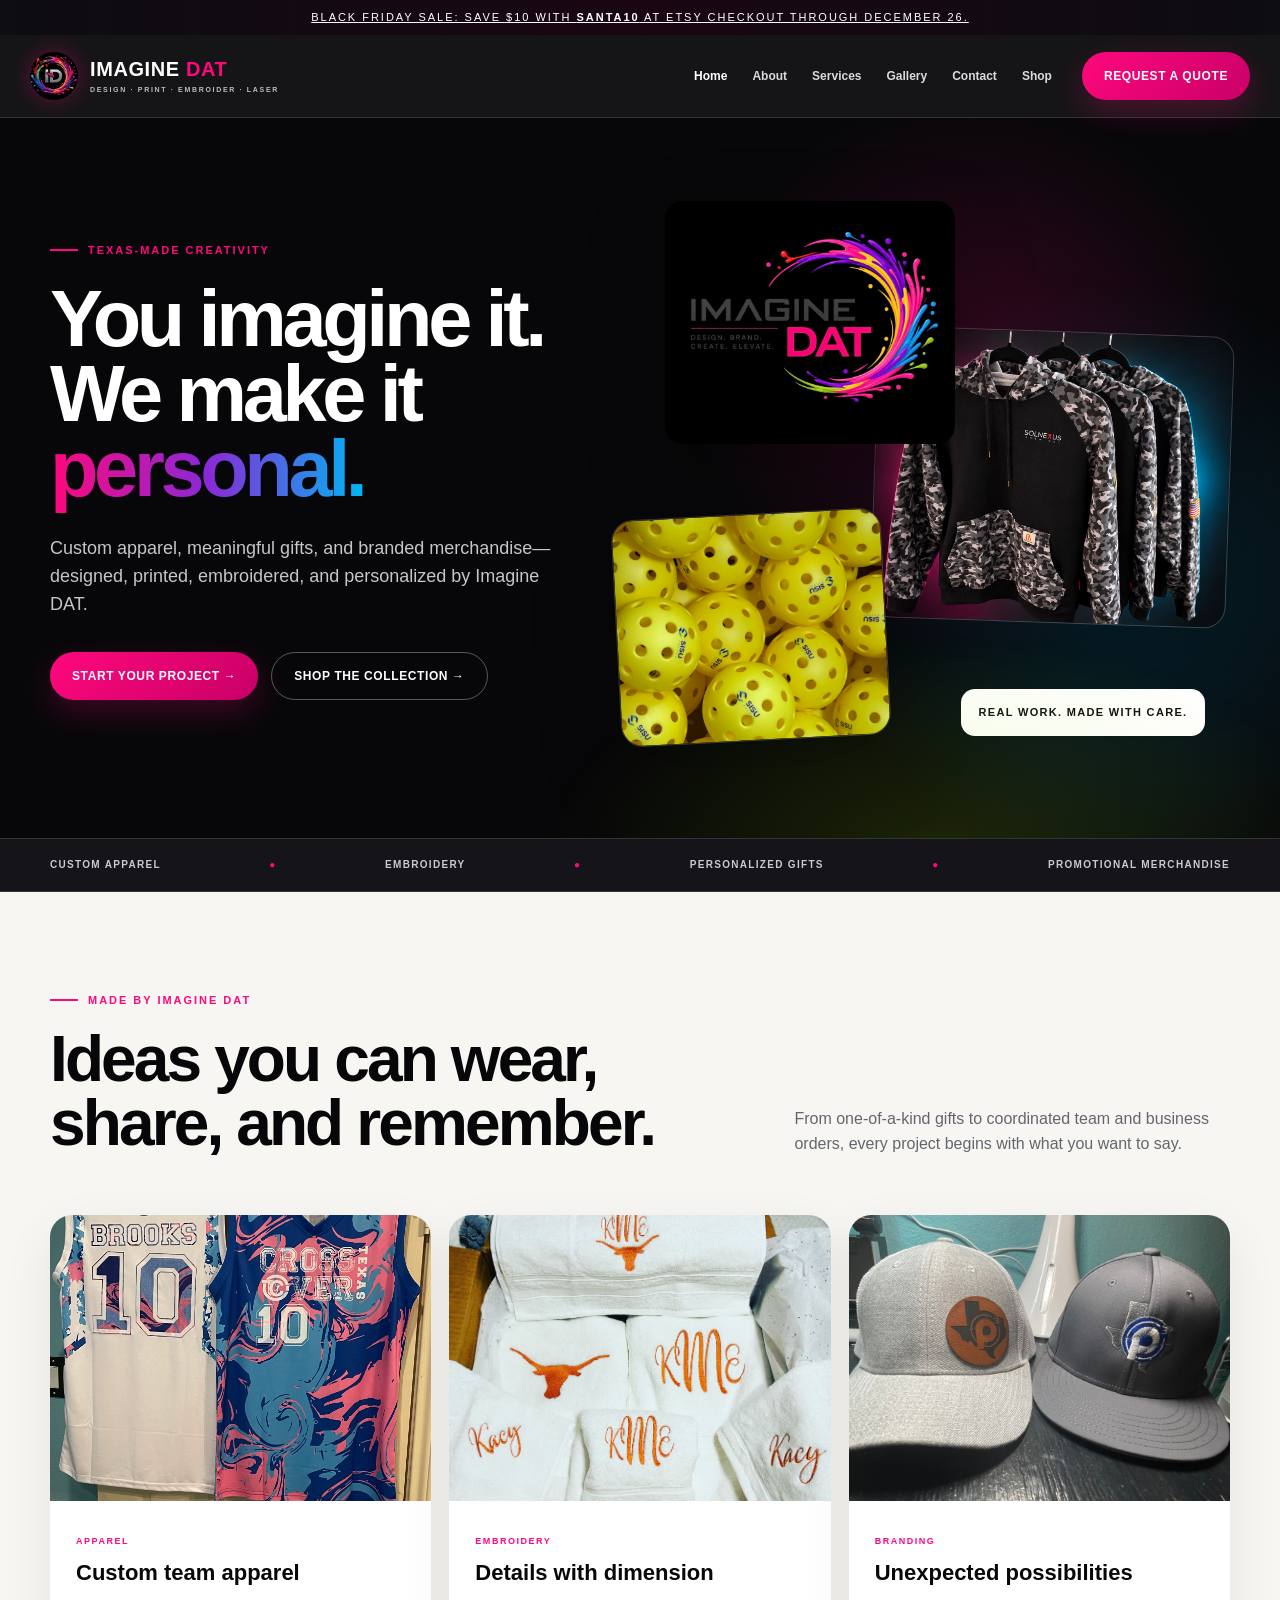
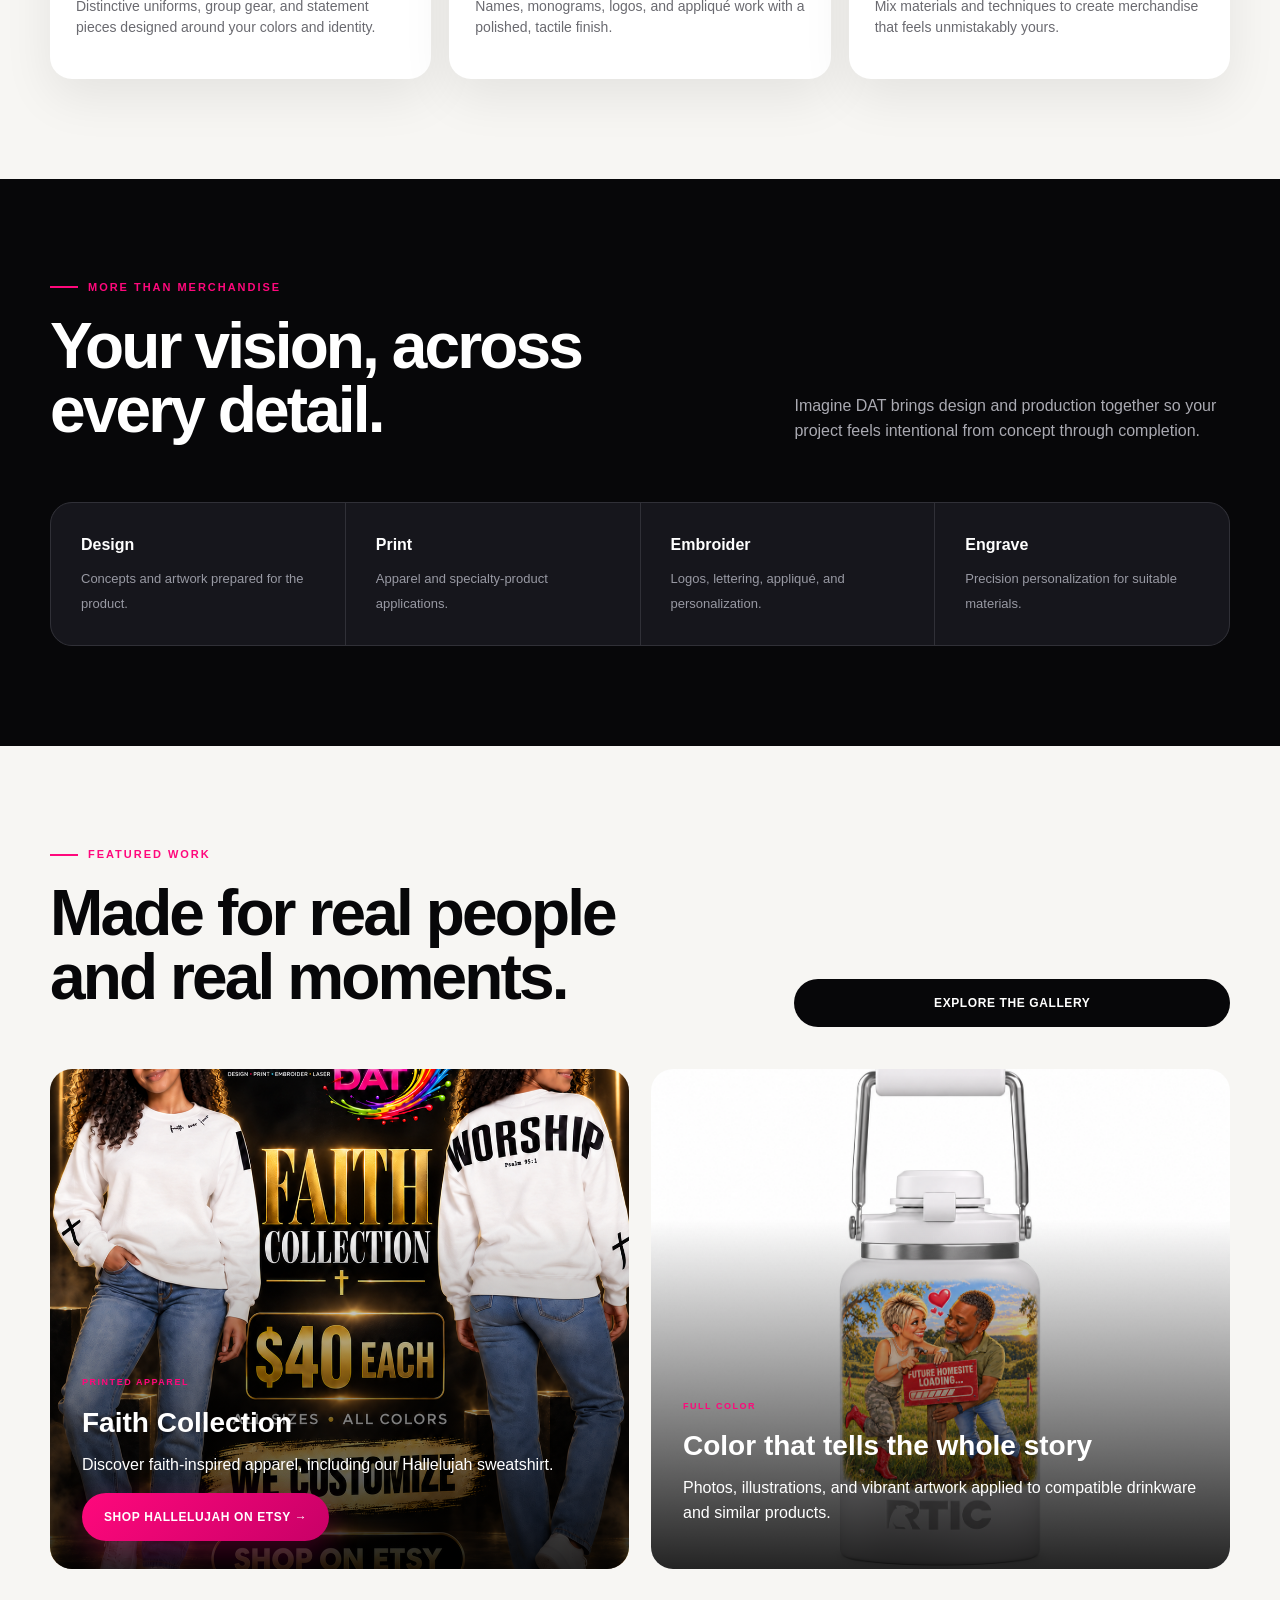
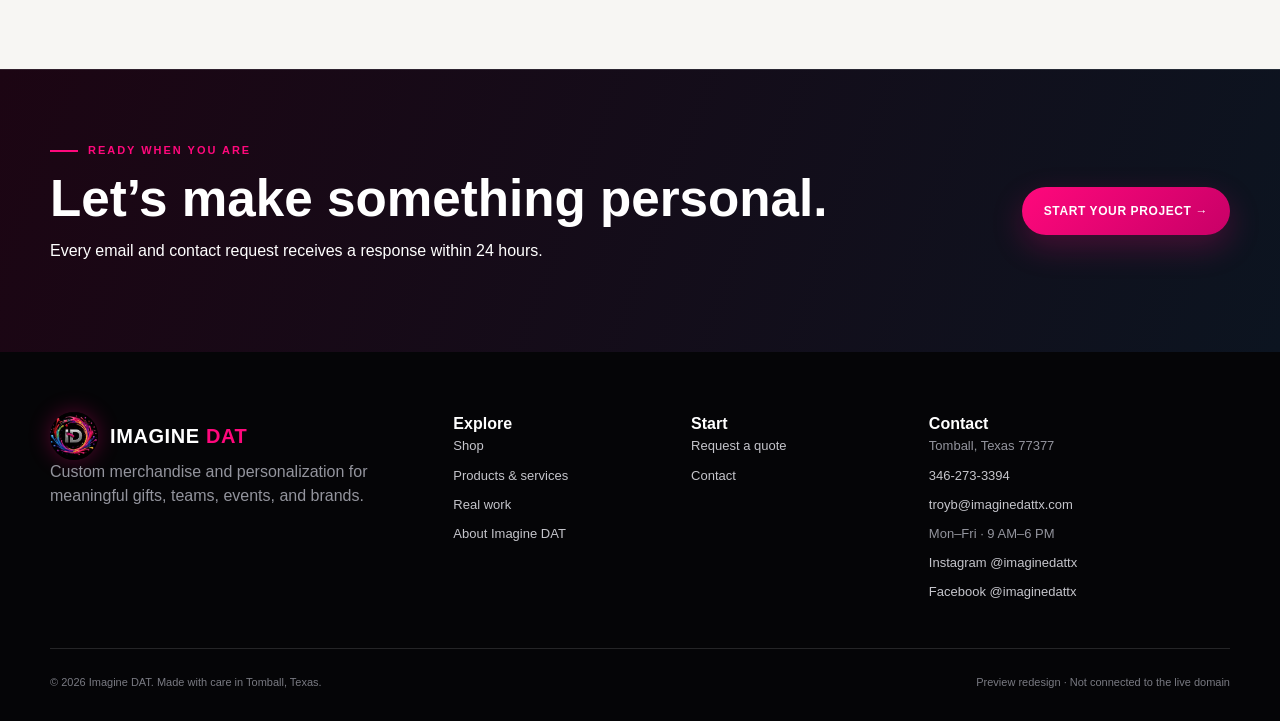
<file: index.html>
<!doctype html><html lang="en"><head><meta charset="utf-8"><meta name="viewport" content="width=device-width,initial-scale=1"><meta name="description" content="Imagine DAT creates custom apparel, embroidery, personalized gifts, and branded merchandise in Texas."><title>Imagine DAT | Custom Merchandise & Personalization</title><link rel="stylesheet" href="styles.css"><script src="app.js" defer></script><script>function loadScript(a){var b=document.getElementsByTagName("head")[0],c=document.createElement("script");c.type="text/javascript",c.src="https://tracker.metricool.com/resources/be.js",c.onreadystatechange=a,c.onload=a,b.appendChild(c)}loadScript(function(){beTracker.t({hash:"3b3400f4c0a765a0cb4b40fffa1abfb6"})});</script></head><body data-page="home"><main id="main"></main></body></html>
</file>
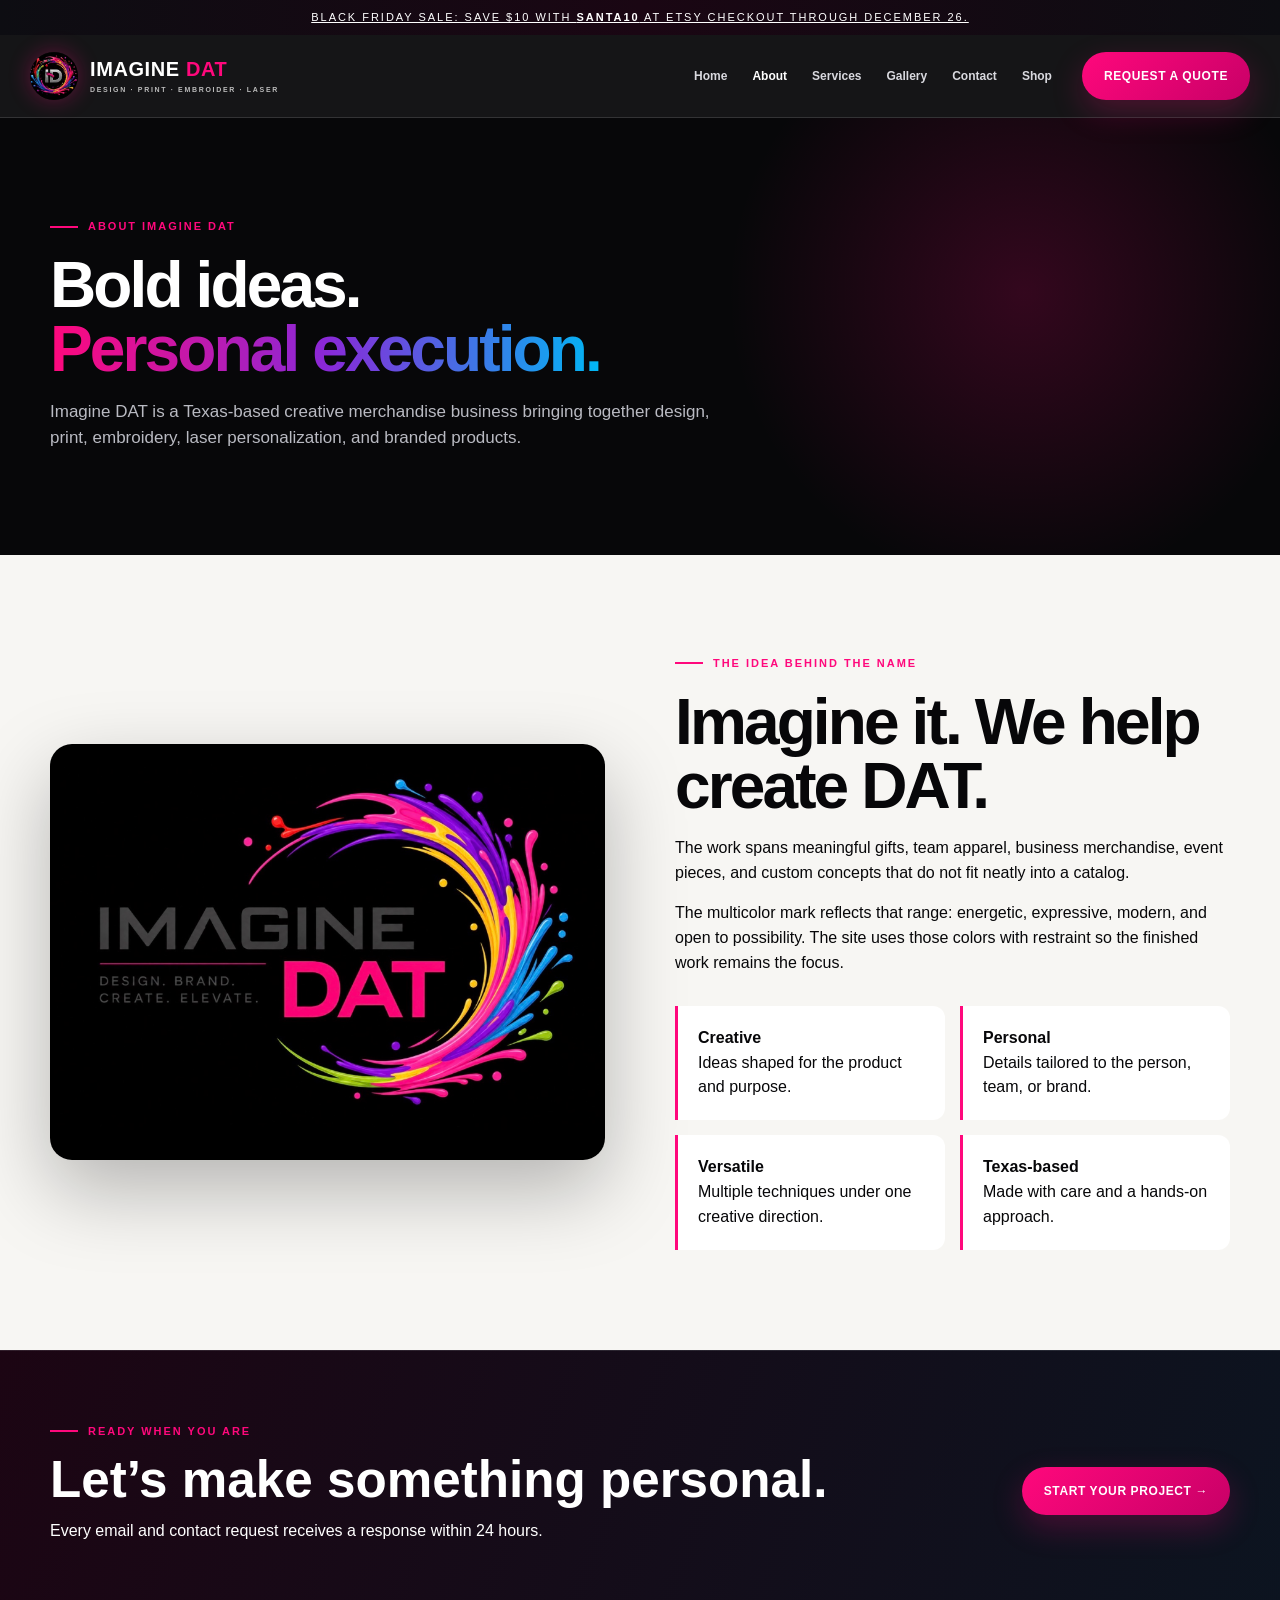
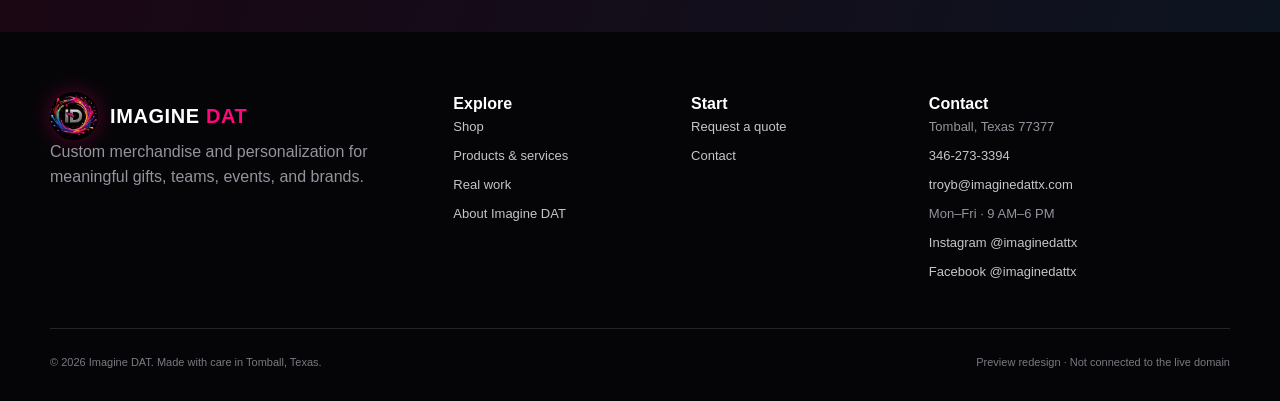
<file: about.html>
<!doctype html><html lang="en"><head><meta charset="utf-8"><meta name="viewport" content="width=device-width,initial-scale=1"><meta name="description" content="Learn about Imagine DAT, a Texas-based custom merchandise and personalization business."><title>About | Imagine DAT</title><link rel="stylesheet" href="styles.css"><script src="app.js" defer></script><script>function loadScript(a){var b=document.getElementsByTagName("head")[0],c=document.createElement("script");c.type="text/javascript",c.src="https://tracker.metricool.com/resources/be.js",c.onreadystatechange=a,c.onload=a,b.appendChild(c)}loadScript(function(){beTracker.t({hash:"3b3400f4c0a765a0cb4b40fffa1abfb6"})});</script></head><body data-page="about"><main id="main"></main></body></html>
</file>
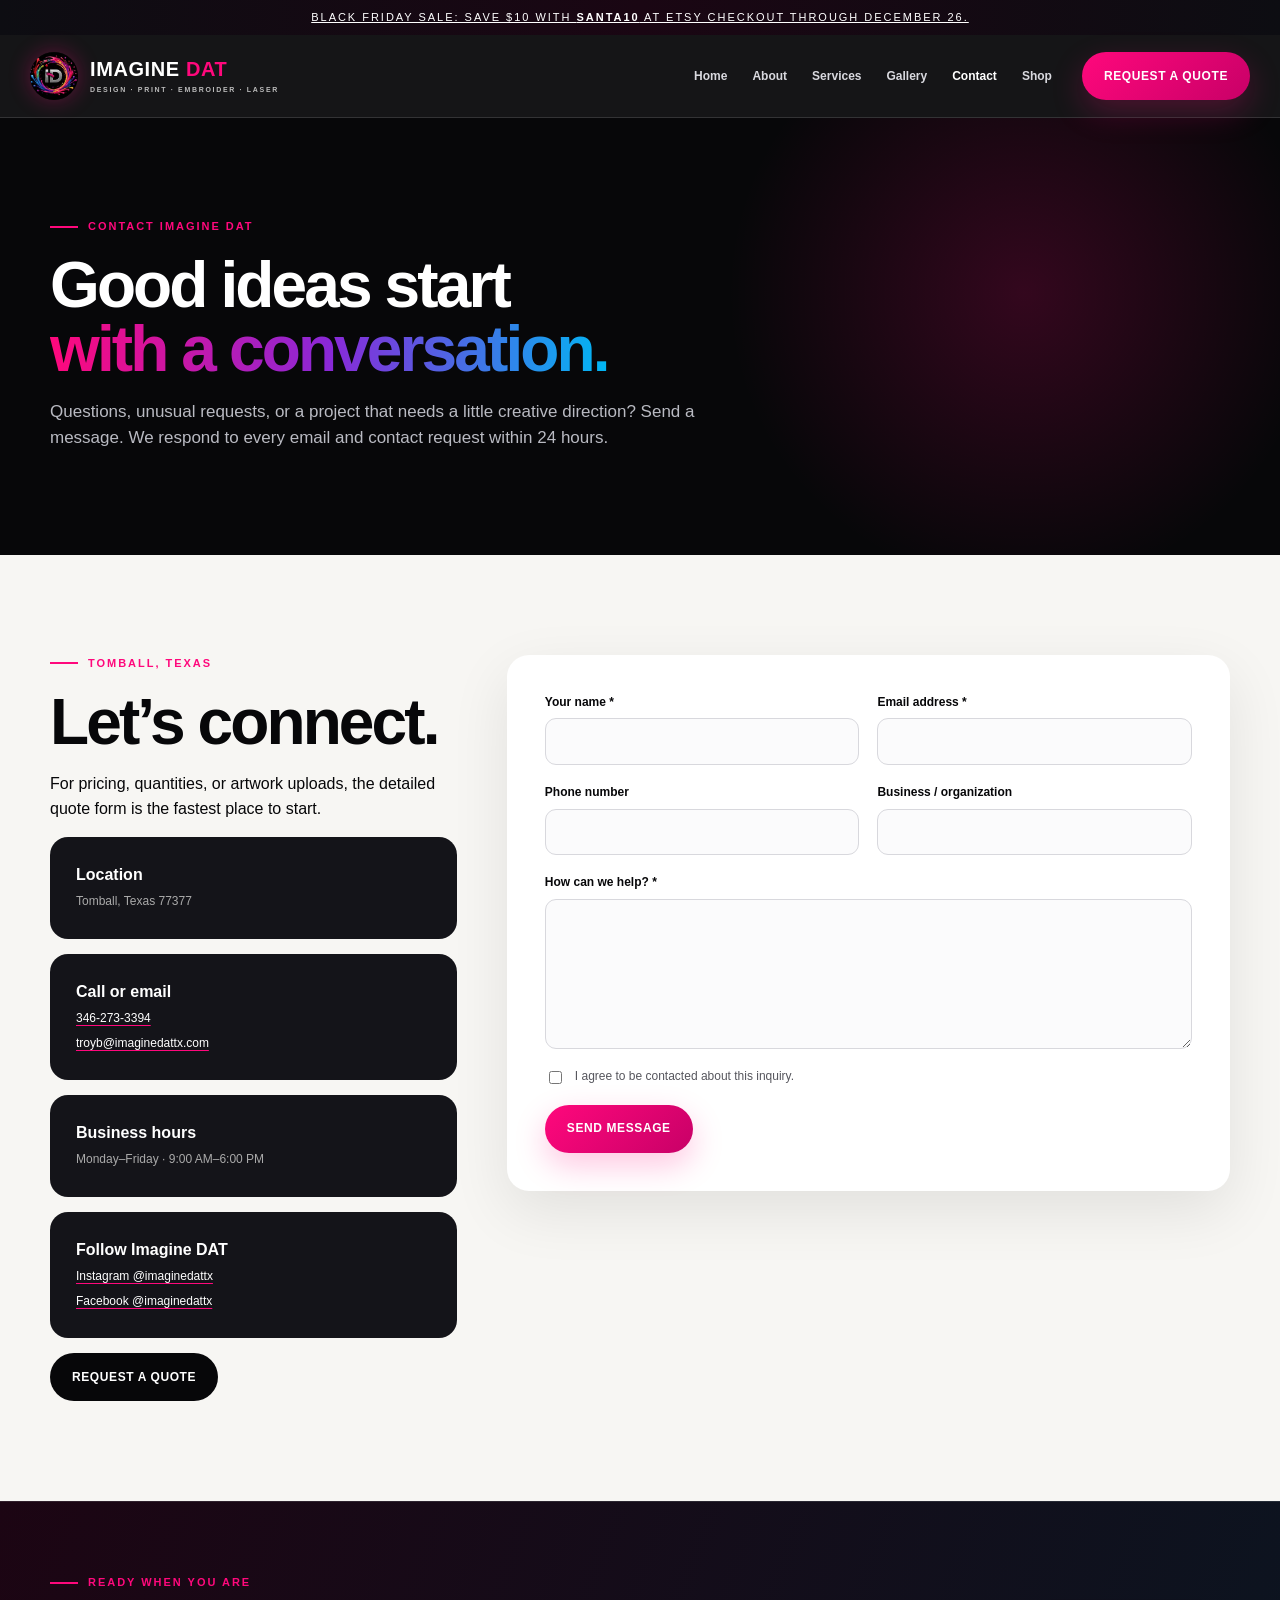
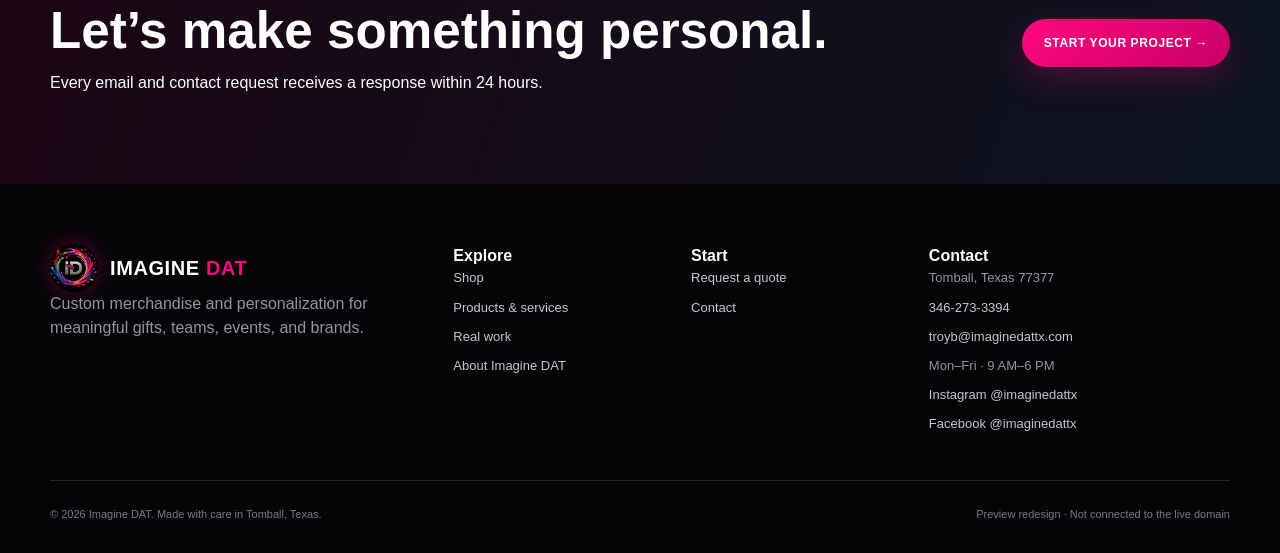
<file: contact.html>
<!doctype html><html lang="en"><head><meta charset="utf-8"><meta name="viewport" content="width=device-width,initial-scale=1"><meta name="description" content="Contact Imagine DAT about custom apparel, gifts, and branded merchandise."><title>Contact | Imagine DAT</title><link rel="stylesheet" href="styles.css"><script src="app.js" defer></script><script>function loadScript(a){var b=document.getElementsByTagName("head")[0],c=document.createElement("script");c.type="text/javascript",c.src="https://tracker.metricool.com/resources/be.js",c.onreadystatechange=a,c.onload=a,b.appendChild(c)}loadScript(function(){beTracker.t({hash:"3b3400f4c0a765a0cb4b40fffa1abfb6"})});</script></head><body data-page="contact"><form name="contact" method="POST" data-netlify="true" action="/success.html" hidden><input type="hidden" name="form-name" value="contact"><input name="name"><input name="email" type="email"><input name="phone" type="tel"><input name="organization"><textarea name="message"></textarea><input name="consent" type="checkbox"></form><main id="main"></main></body></html>
</file>
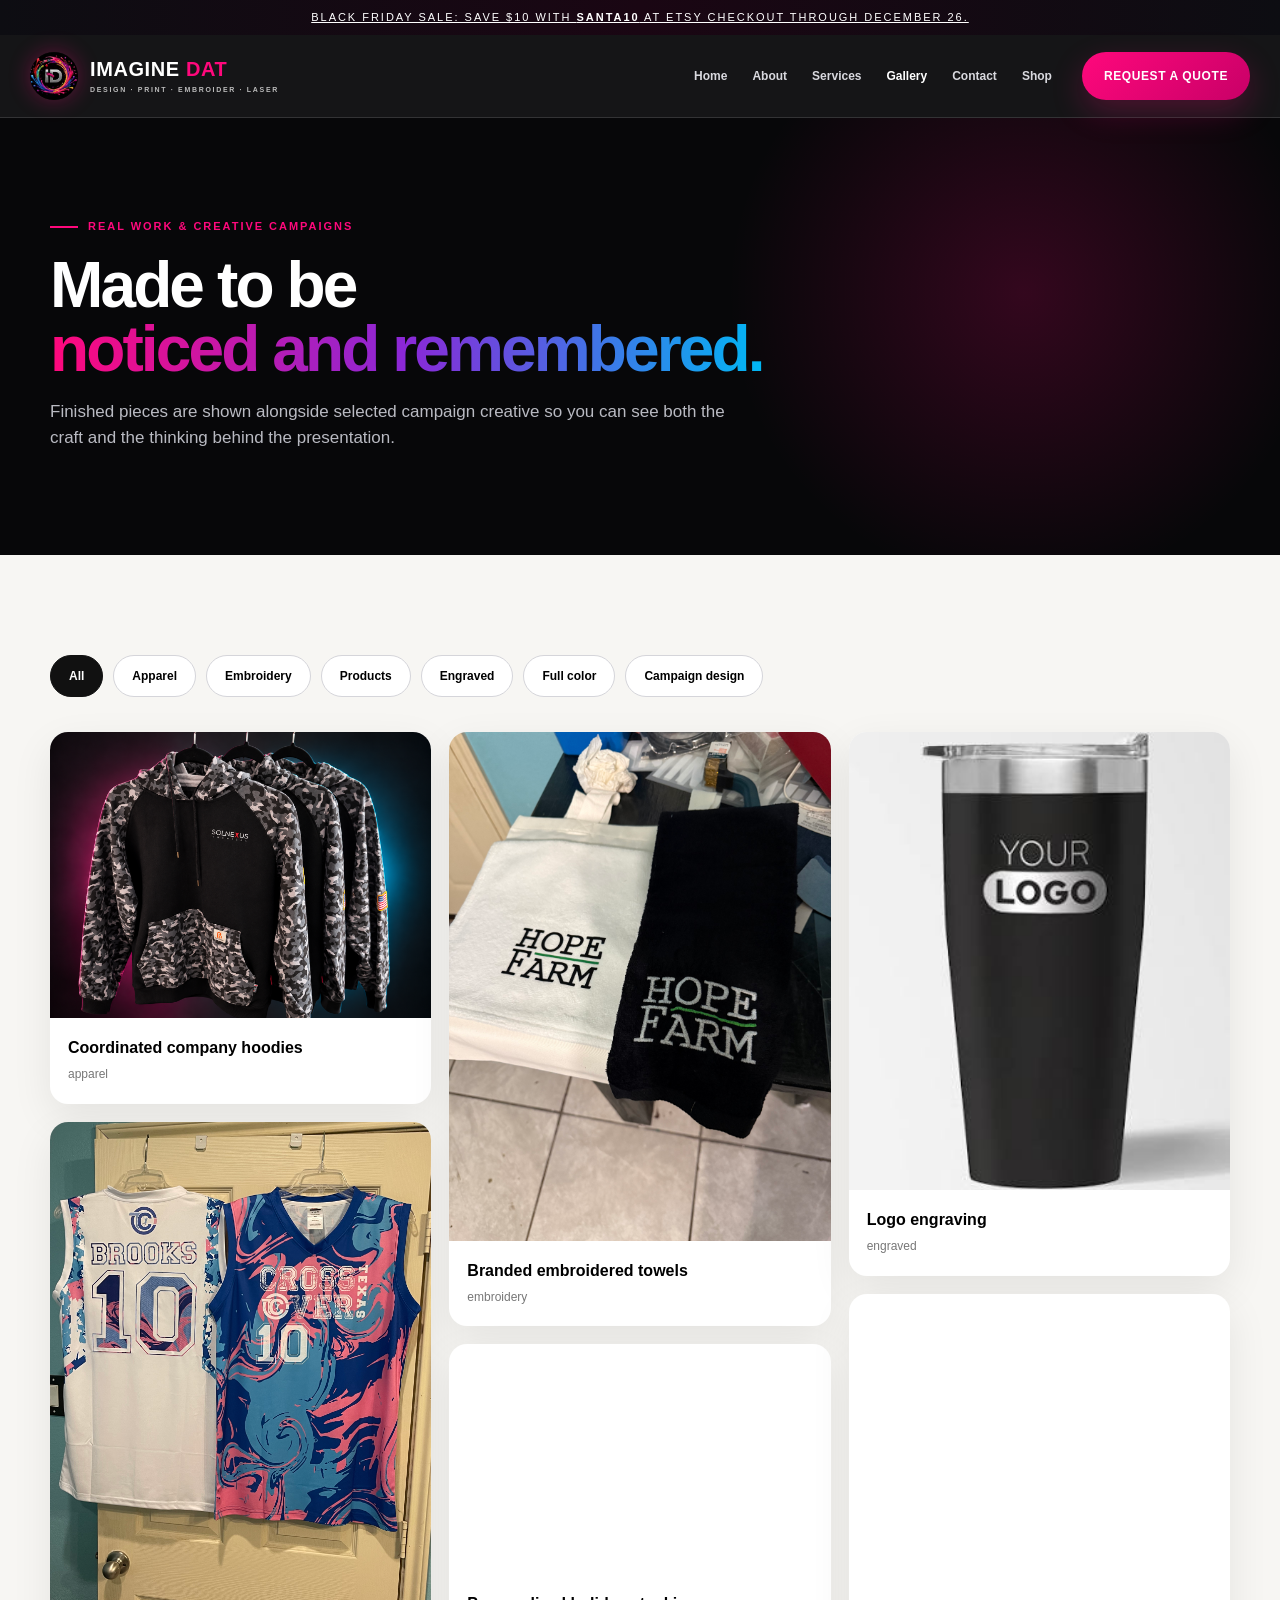
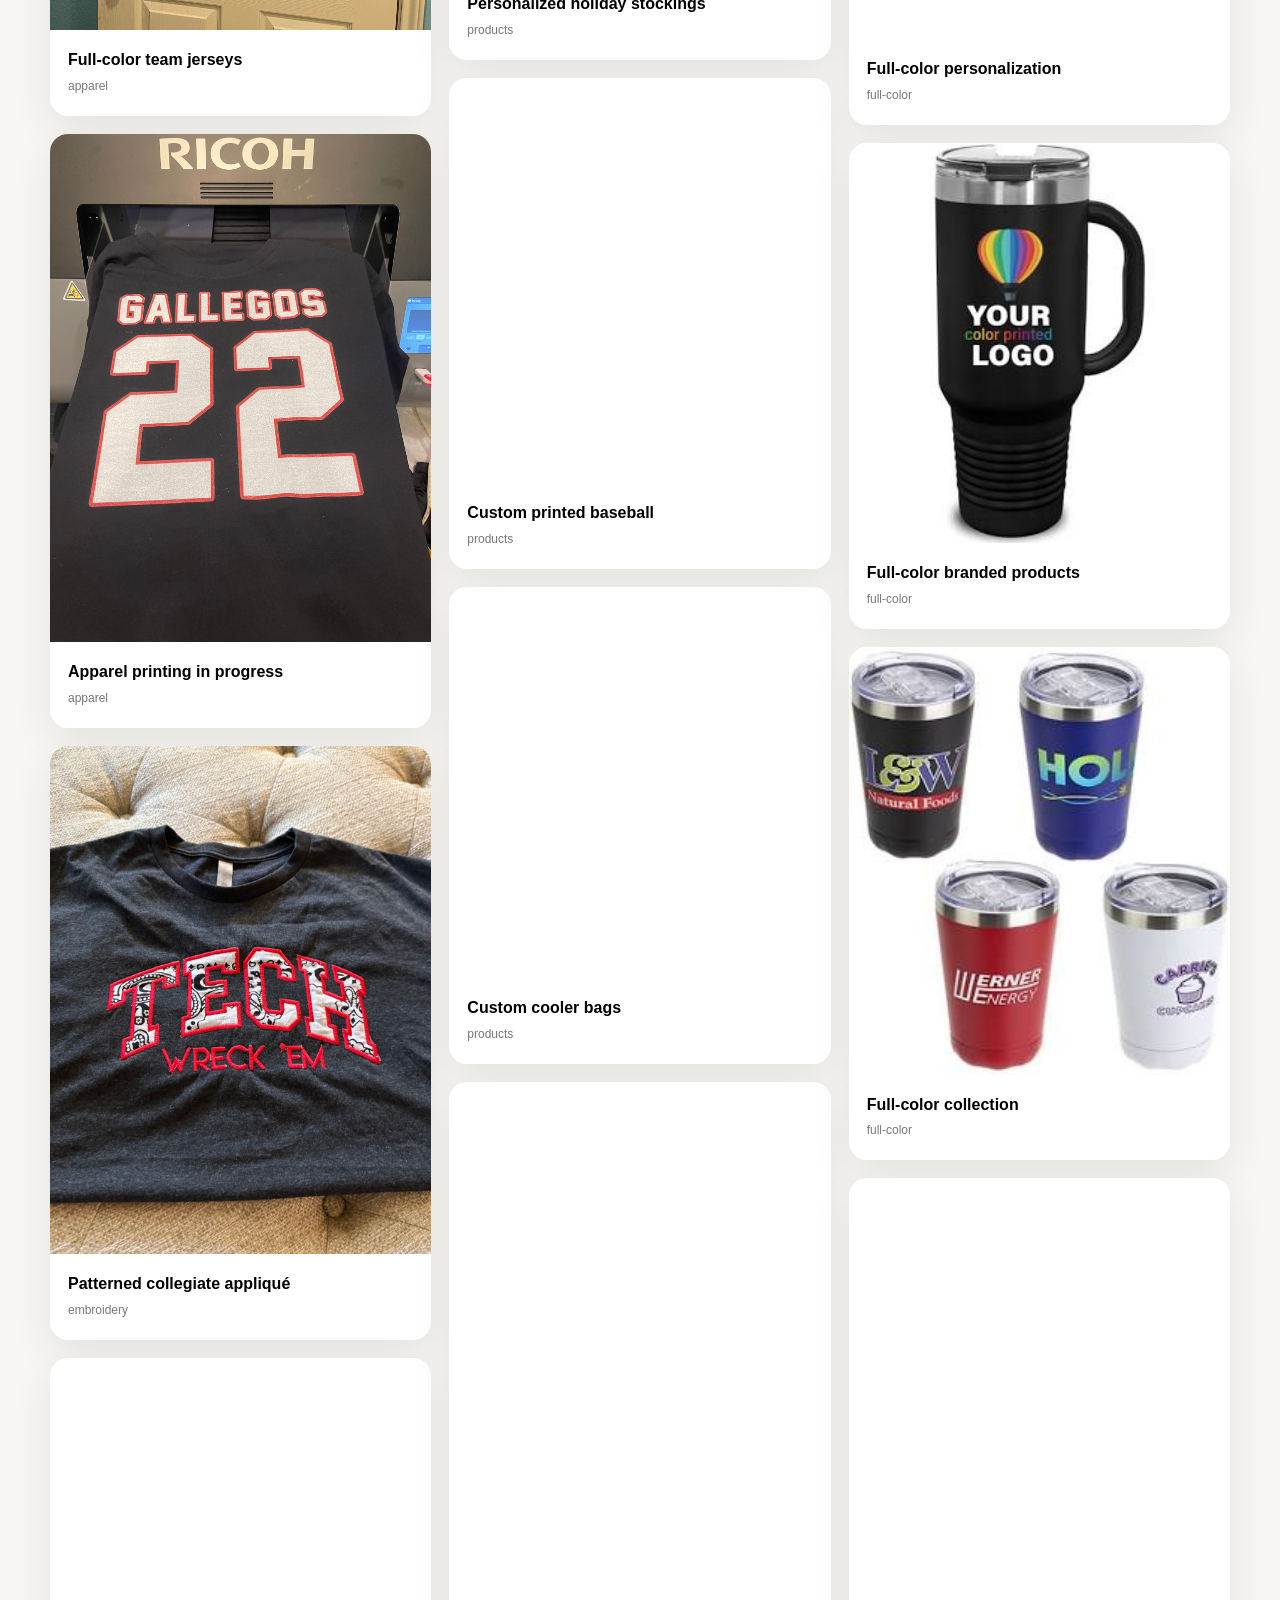
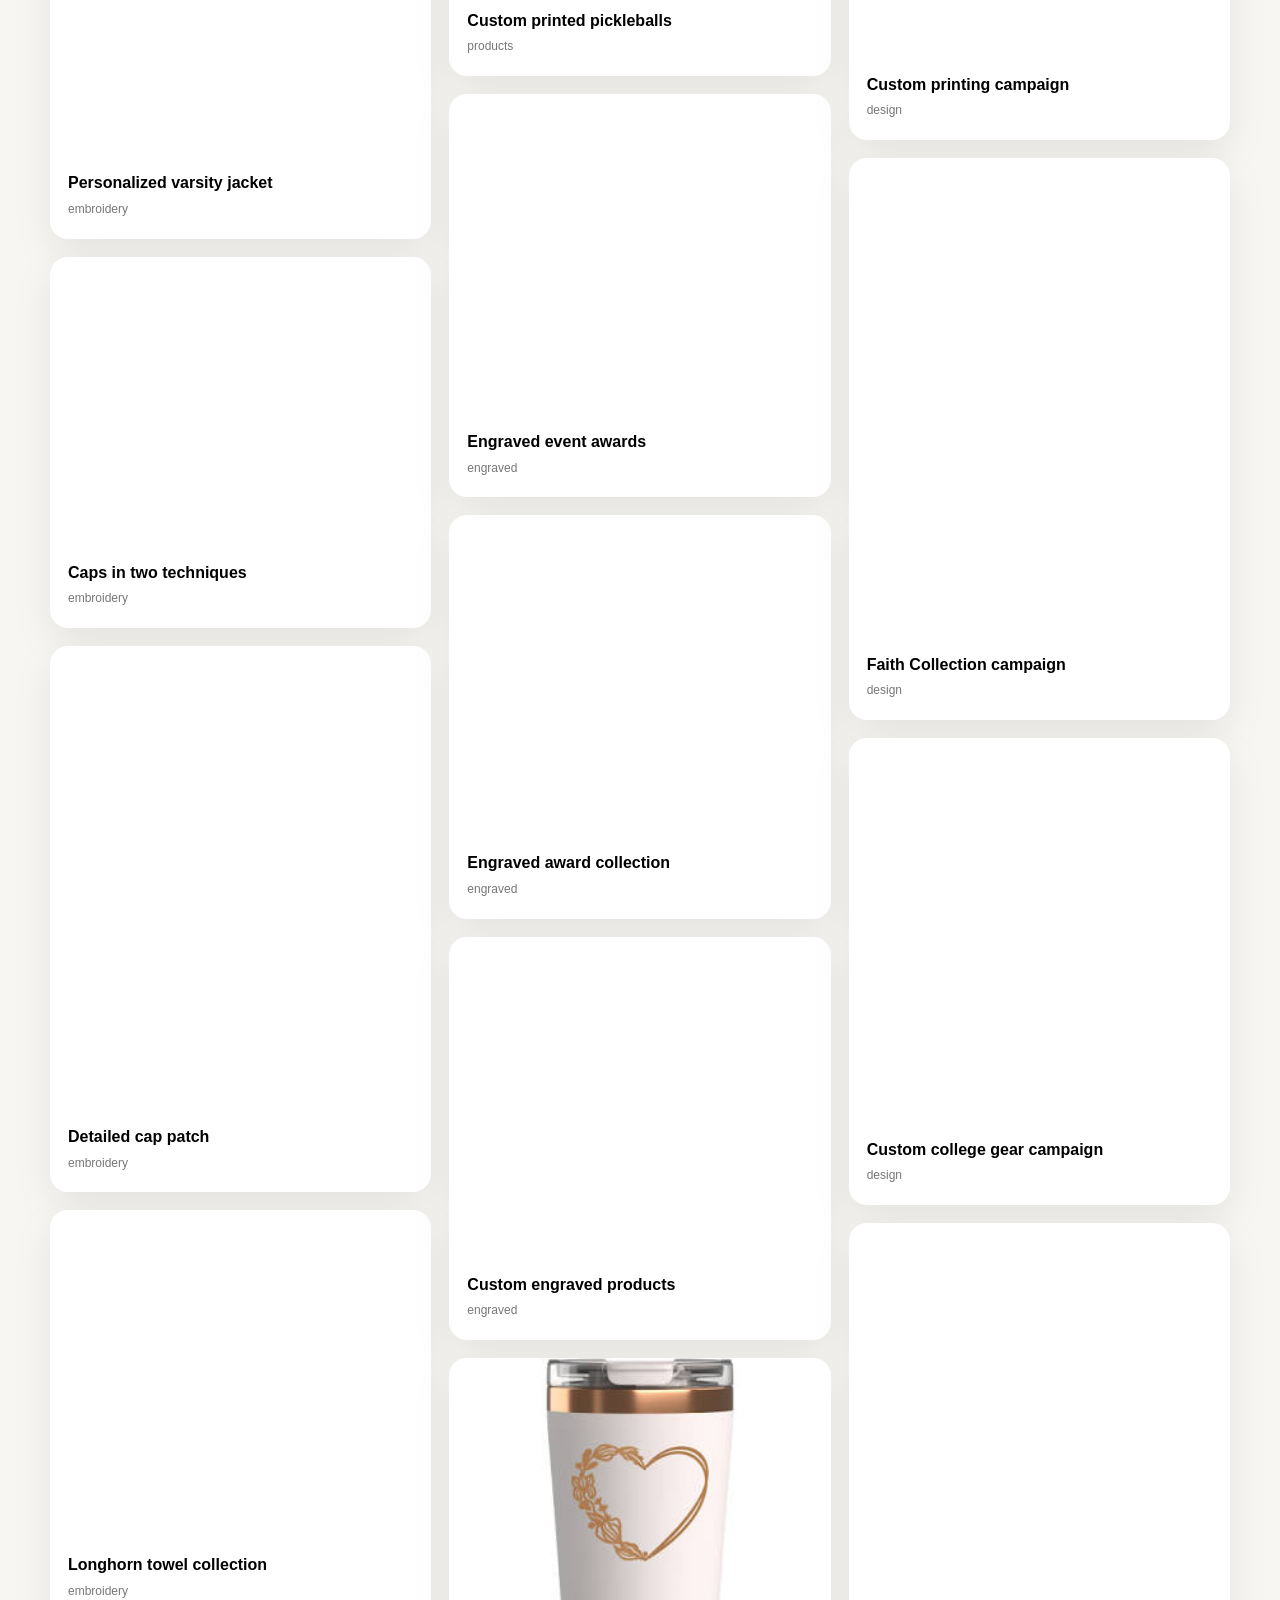
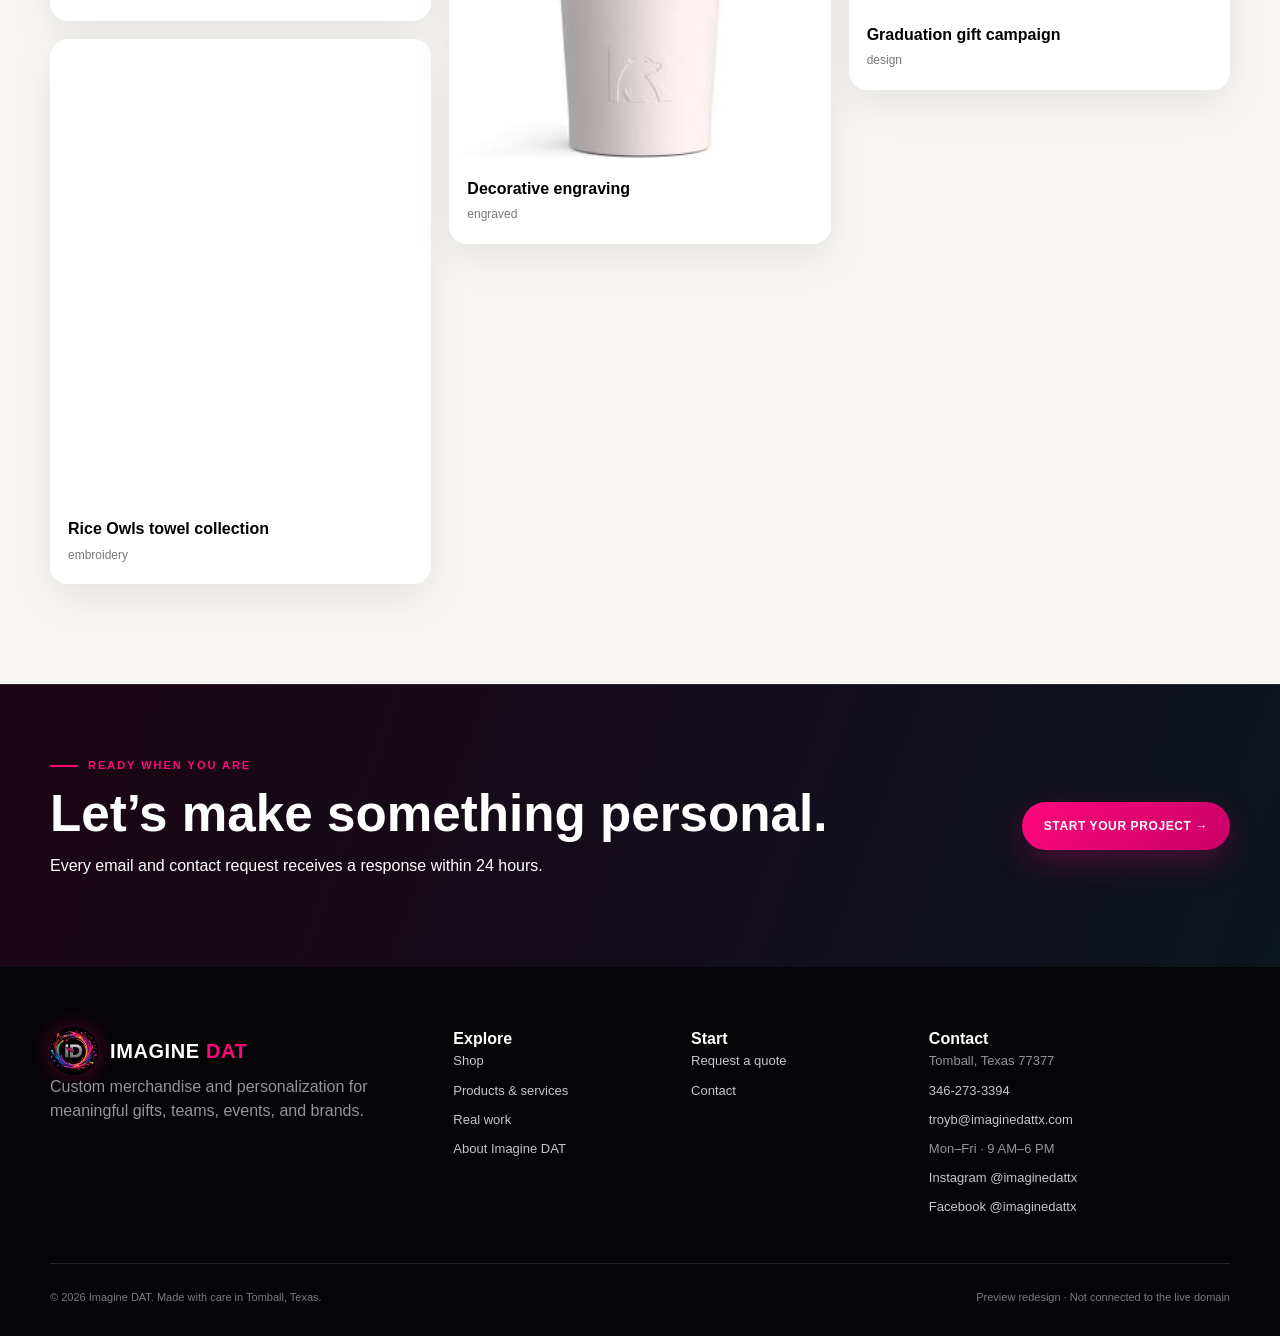
<file: gallery.html>
<!doctype html><html lang="en"><head><meta charset="utf-8"><meta name="viewport" content="width=device-width,initial-scale=1"><meta name="description" content="Explore completed Imagine DAT apparel, embroidery, personalized products, and creative campaigns."><title>Gallery | Imagine DAT</title><link rel="stylesheet" href="styles.css"><script src="app.js" defer></script><script>function loadScript(a){var b=document.getElementsByTagName("head")[0],c=document.createElement("script");c.type="text/javascript",c.src="https://tracker.metricool.com/resources/be.js",c.onreadystatechange=a,c.onload=a,b.appendChild(c)}loadScript(function(){beTracker.t({hash:"3b3400f4c0a765a0cb4b40fffa1abfb6"})});</script></head><body data-page="gallery"><main id="main"></main></body></html>
</file>
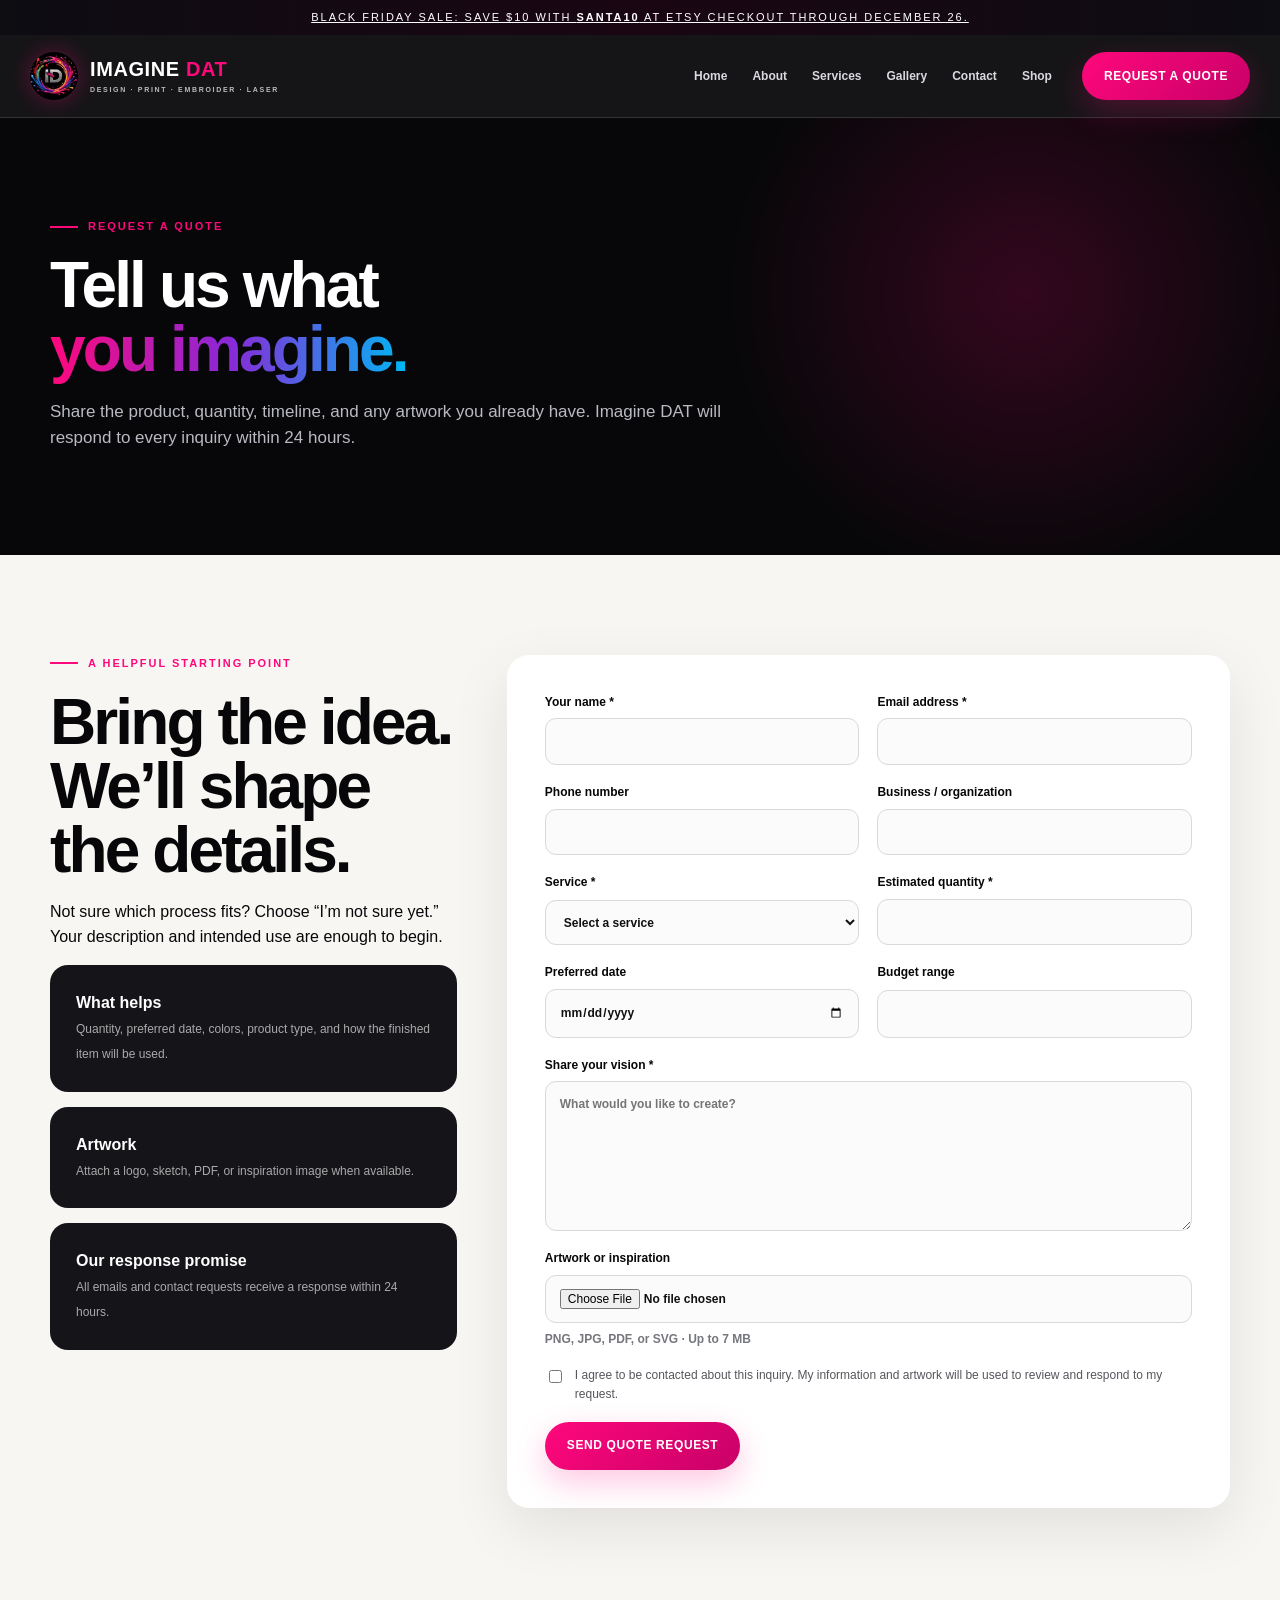
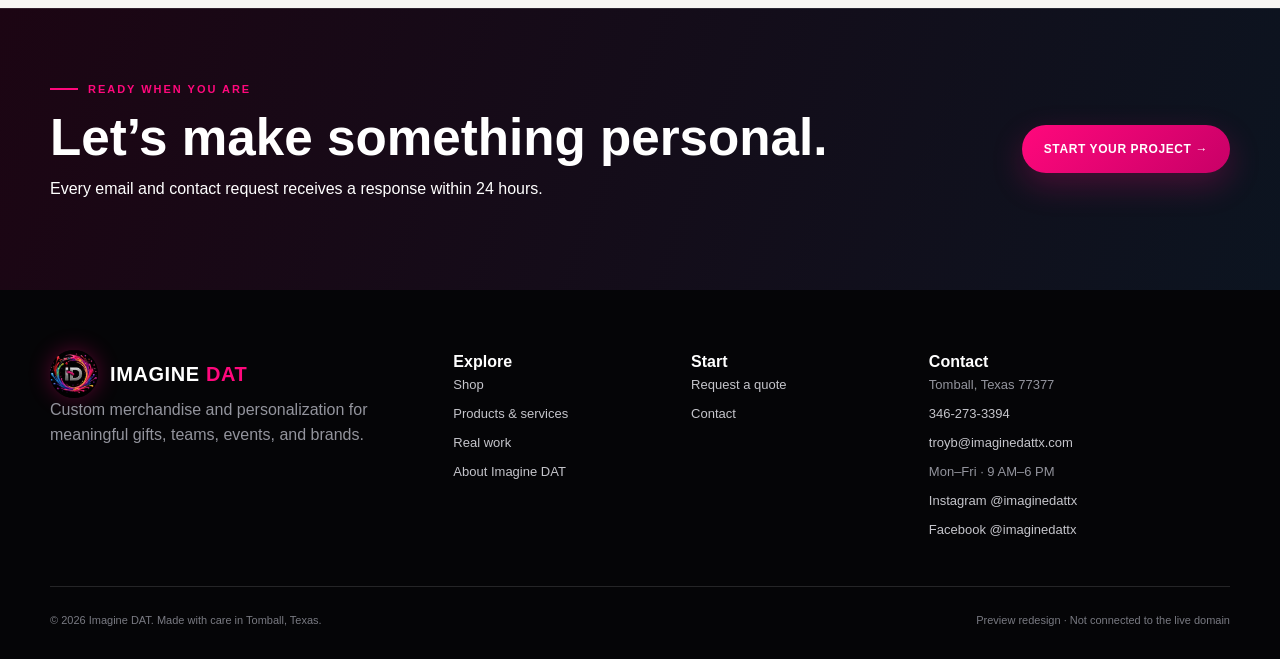
<file: quote.html>
<!doctype html><html lang="en"><head><meta charset="utf-8"><meta name="viewport" content="width=device-width,initial-scale=1"><meta name="description" content="Request a custom merchandise or personalization quote from Imagine DAT."><title>Request a Quote | Imagine DAT</title><link rel="stylesheet" href="styles.css"><script src="app.js" defer></script><script>function loadScript(a){var b=document.getElementsByTagName("head")[0],c=document.createElement("script");c.type="text/javascript",c.src="https://tracker.metricool.com/resources/be.js",c.onreadystatechange=a,c.onload=a,b.appendChild(c)}loadScript(function(){beTracker.t({hash:"3b3400f4c0a765a0cb4b40fffa1abfb6"})});</script></head><body data-page="quote"><form name="quote" method="POST" data-netlify="true" enctype="multipart/form-data" action="/success.html" hidden><input type="hidden" name="form-name" value="quote"><input name="name"><input name="email" type="email"><input name="phone" type="tel"><input name="organization"><input name="service"><input name="quantity"><input name="date" type="date"><input name="budget"><textarea name="message"></textarea><input name="artwork" type="file"><input name="consent" type="checkbox"></form><main id="main"></main></body></html>
</file>
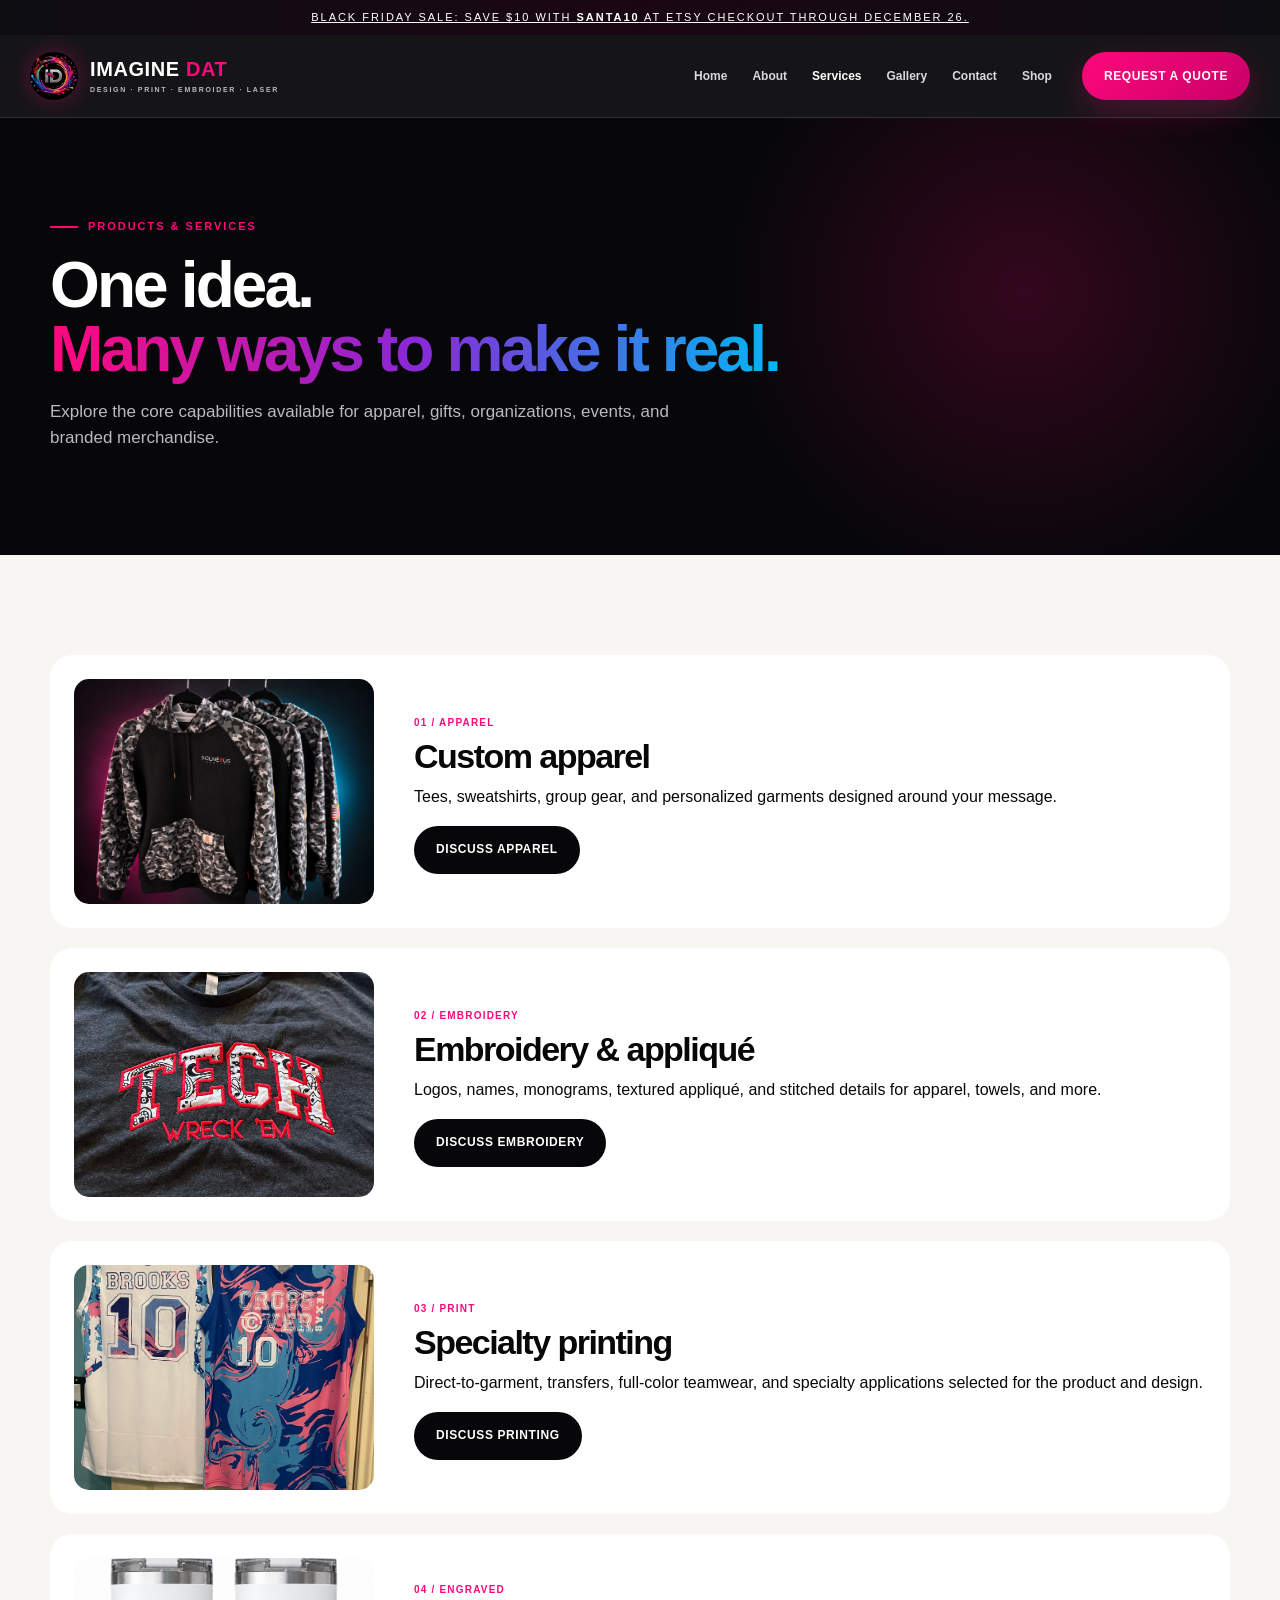
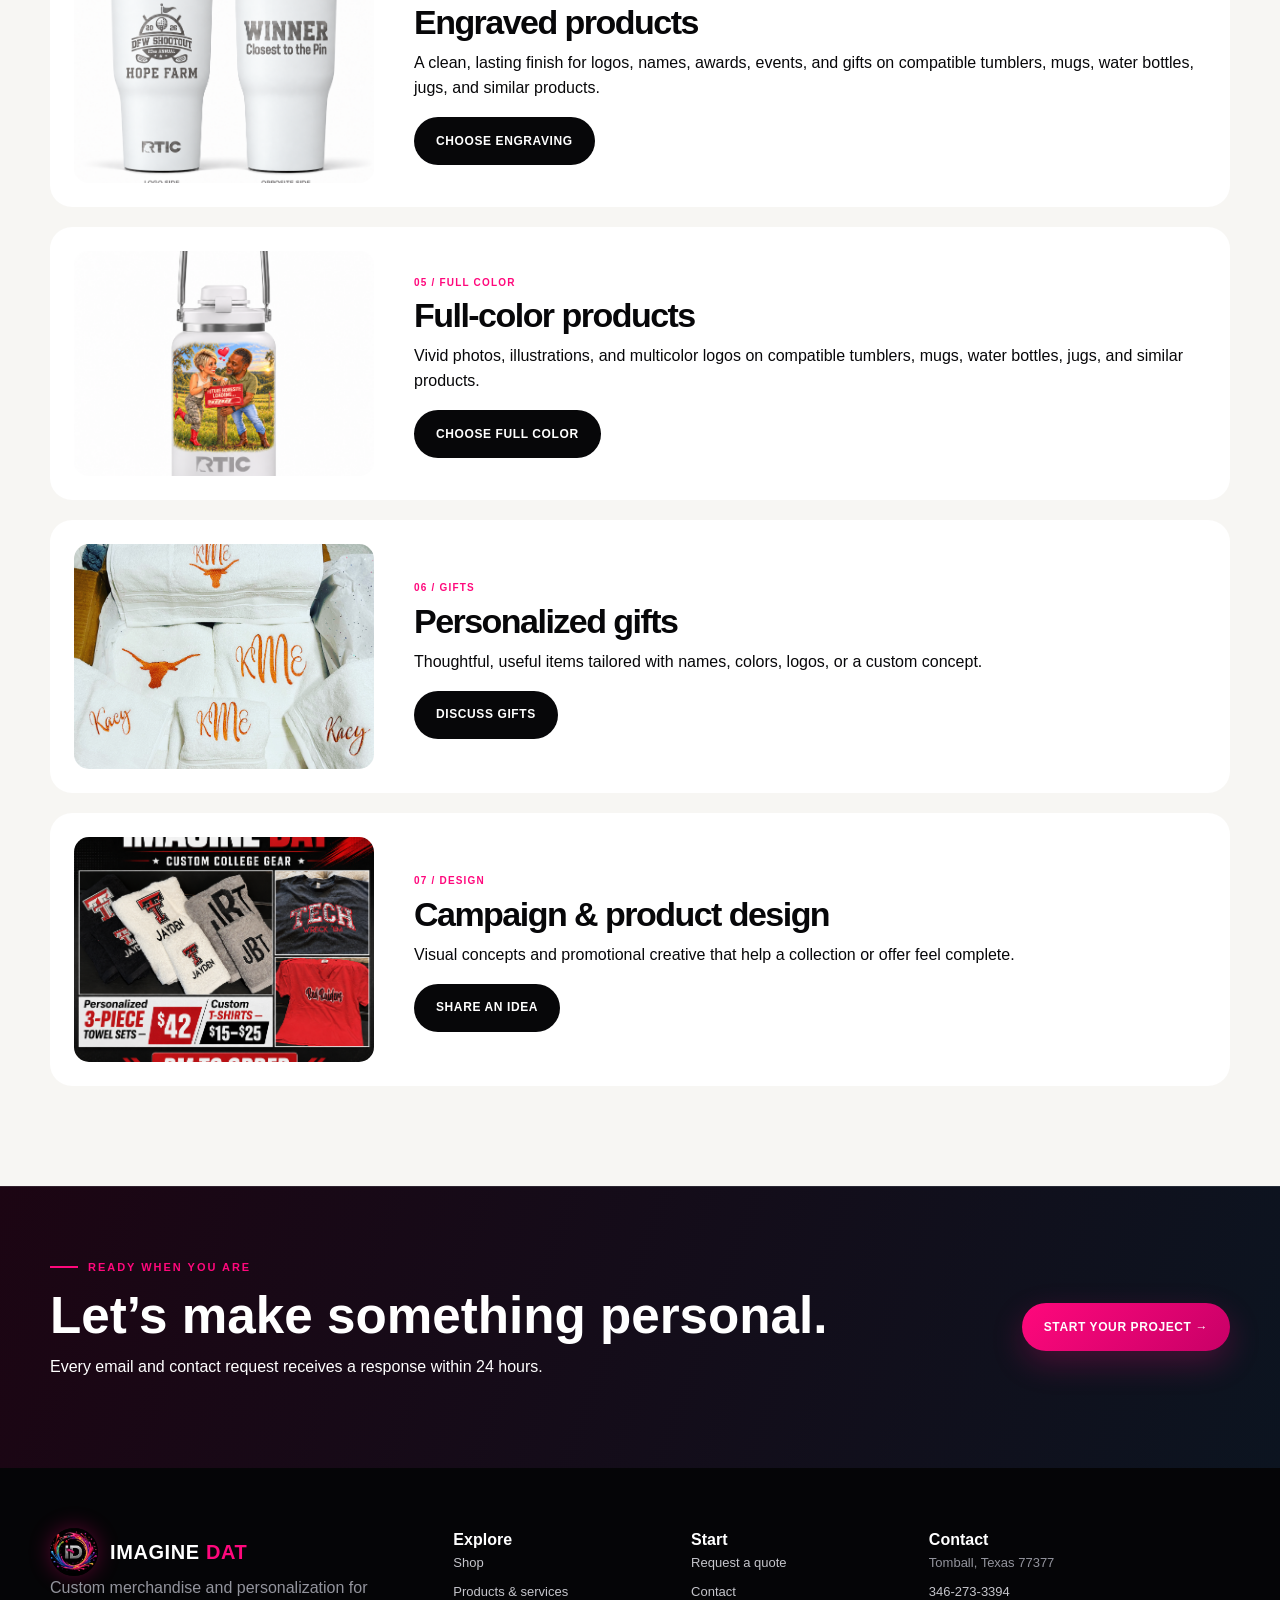
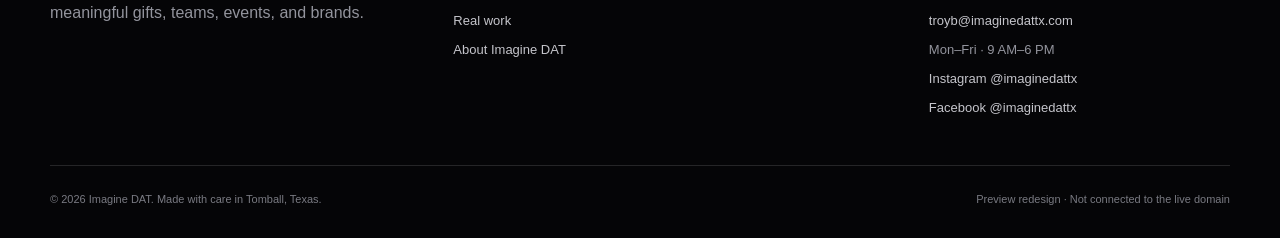
<file: services.html>
<!doctype html><html lang="en"><head><meta charset="utf-8"><meta name="viewport" content="width=device-width,initial-scale=1"><meta name="description" content="Custom apparel, embroidery, printing, laser engraving, personalized gifts, and promotional merchandise."><title>Products & Services | Imagine DAT</title><link rel="stylesheet" href="styles.css"><script src="app.js" defer></script><script>function loadScript(a){var b=document.getElementsByTagName("head")[0],c=document.createElement("script");c.type="text/javascript",c.src="https://tracker.metricool.com/resources/be.js",c.onreadystatechange=a,c.onload=a,b.appendChild(c)}loadScript(function(){beTracker.t({hash:"3b3400f4c0a765a0cb4b40fffa1abfb6"})});</script></head><body data-page="services"><main id="main"></main></body></html>
</file>
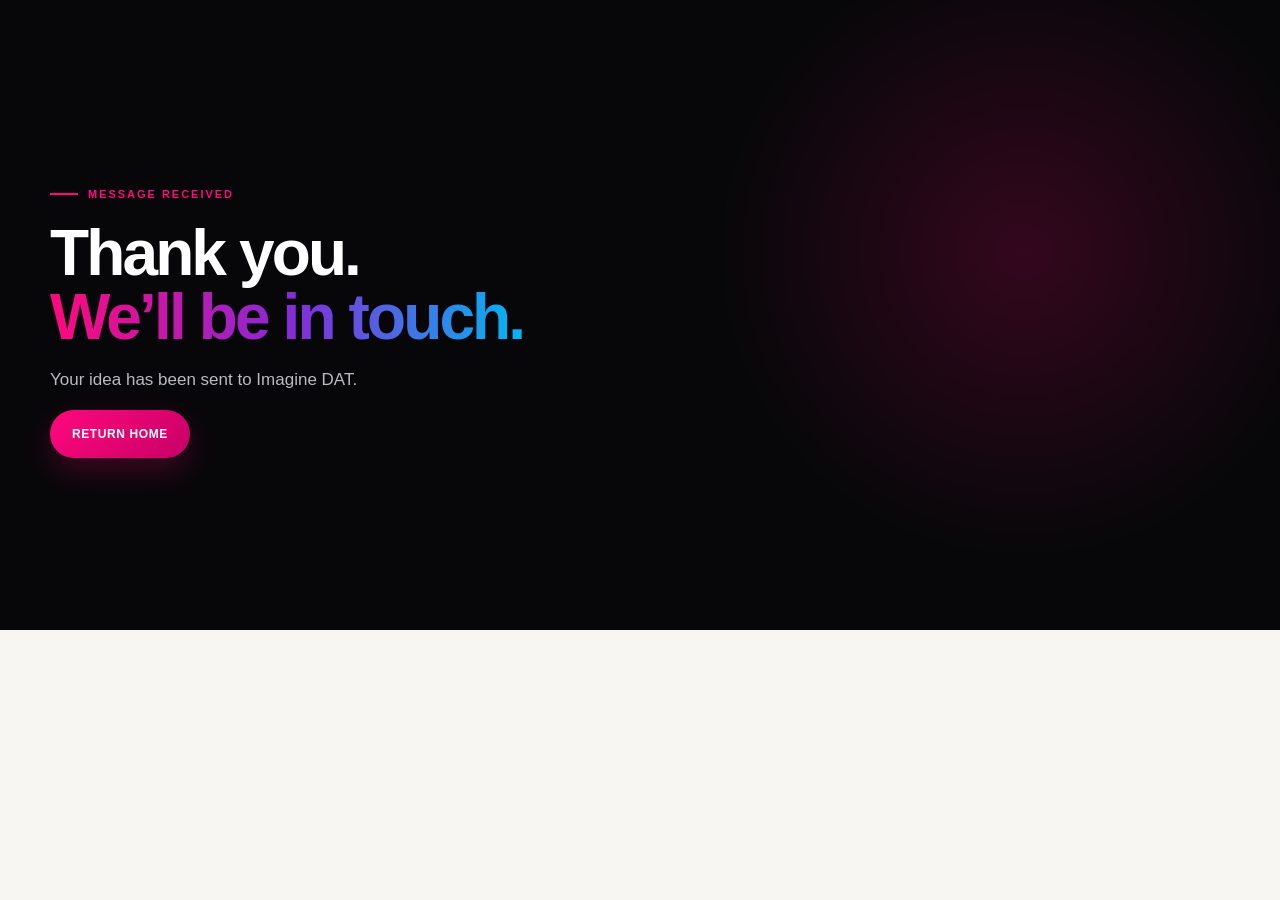
<file: success.html>
<!doctype html><html lang="en"><head><meta charset="utf-8"><meta name="viewport" content="width=device-width,initial-scale=1"><title>Thank You | Imagine DAT</title><link rel="stylesheet" href="styles.css"><script>function loadScript(a){var b=document.getElementsByTagName("head")[0],c=document.createElement("script");c.type="text/javascript",c.src="https://tracker.metricool.com/resources/be.js",c.onreadystatechange=a,c.onload=a,b.appendChild(c)}loadScript(function(){beTracker.t({hash:"3b3400f4c0a765a0cb4b40fffa1abfb6"})});</script></head><body><main class="page-hero" style="min-height:70vh;display:grid;place-items:center"><div class="container"><div class="eyebrow">Message received</div><h1>Thank you.<br><span class="gradient-word">We’ll be in touch.</span></h1><p>Your idea has been sent to Imagine DAT.</p><a class="btn btn-primary" href="index.html">Return home</a></div></main></body></html>
</file>
<file: styles.css>
:root {
  --ink: #070709;
  --ink-2: #111117;
  --paper: #f7f6f3;
  --white: #fff;
  --muted: #a9abb3;
  --line: rgba(255,255,255,.13);
  --pink: #ff087c;
  --cyan: #00b7f4;
  --lime: #9bd400;
  --yellow: #ffc51b;
  --purple: #8a28d7;
  --radius: 22px;
  --shadow: 0 30px 80px rgba(0,0,0,.27);
}
* { box-sizing: border-box; }
html { scroll-behavior: smooth; }
body { margin: 0; color: var(--ink); background: var(--paper); font-family: Montserrat, Arial, sans-serif; line-height: 1.55; }
body.menu-open { overflow: hidden; }
a { color: inherit; }
img { display: block; max-width: 100%; }
button, input, select, textarea { font: inherit; }
.skip { position: fixed; z-index: 100; top: 10px; left: 10px; transform: translateY(-150%); background: #fff; padding: 10px 16px; border-radius: 8px; }
.skip:focus { transform: none; }
.announce { background: linear-gradient(90deg,#0d0d12,#1a0613,#0d0d12); color:#fff; text-align:center; padding:9px 16px; font-size:11px; letter-spacing:.18em; text-transform:uppercase; }
.site-header { position: sticky; top: 0; z-index: 50; background: rgba(7,7,9,.94); color:#fff; border-bottom:1px solid var(--line); backdrop-filter: blur(16px); }
.nav-shell { width:min(1220px,calc(100% - 40px)); height:82px; margin:auto; display:flex; align-items:center; gap:30px; }
.brand { display:flex; align-items:center; gap:12px; text-decoration:none; min-width:205px; }
.brand-mark { width:48px; height:48px; border-radius:50%; object-fit:cover; object-position:center; box-shadow:0 0 22px rgba(255,8,124,.32); }
.brand-type { font-size:20px; font-weight:800; letter-spacing:.03em; line-height:1; }
.brand-type strong { color:var(--pink); }
.brand-type small { display:block; color:#bbb; font-size:7px; letter-spacing:.24em; margin-top:7px; font-weight:600; }
nav { display:flex; align-items:center; justify-content:center; gap:25px; margin-left:auto; }
nav a { text-decoration:none; font-size:12px; font-weight:700; color:#d9d9df; }
nav a:hover, nav a[aria-current="page"] { color:#fff; }
.nav-cta, .btn { border:0; border-radius:999px; text-decoration:none; display:inline-flex; align-items:center; justify-content:center; gap:10px; min-height:48px; padding:0 22px; font-size:12px; font-weight:800; letter-spacing:.05em; text-transform:uppercase; cursor:pointer; }
.nav-cta, .btn-primary { color:#fff; background:linear-gradient(135deg,var(--pink),#c80067); box-shadow:0 12px 32px rgba(255,8,124,.23); }
.btn-dark { color:#fff; background:var(--ink); }
.btn-ghost { color:#fff; border:1px solid rgba(255,255,255,.32); background:transparent; }
.menu { display:none; margin-left:auto; width:44px; height:44px; color:#fff; background:transparent; border:1px solid var(--line); border-radius:50%; }
.mobile-nav-cta { display:none; }
.container { width:min(1180px,calc(100% - 40px)); margin-inline:auto; }
.hero { min-height:720px; color:#fff; background: radial-gradient(circle at 76% 36%,rgba(255,8,124,.19),transparent 26%),radial-gradient(circle at 88% 64%,rgba(0,183,244,.16),transparent 25%),var(--ink); overflow:hidden; position:relative; }
.hero:after { content:""; position:absolute; inset:auto -8% -36% 40%; height:480px; background:radial-gradient(ellipse,rgba(155,212,0,.15),transparent 66%); pointer-events:none; }
.hero-grid { min-height:720px; display:grid; grid-template-columns:.9fr 1.1fr; gap:64px; align-items:center; padding:64px 0 78px; }
.eyebrow { display:flex; gap:10px; align-items:center; color:var(--pink); font-size:11px; font-weight:800; letter-spacing:.18em; text-transform:uppercase; }
.eyebrow:before { content:""; width:28px; height:2px; background:currentColor; }
h1,h2,h3,p { margin-top:0; }
h1 { font-size:clamp(54px,6.2vw,92px); line-height:.95; letter-spacing:-.055em; margin:22px 0 28px; }
.gradient-word { background:linear-gradient(90deg,var(--pink),var(--purple),var(--cyan)); -webkit-background-clip:text; color:transparent; }
.hero-copy>p { color:#c5c6cc; font-size:18px; max-width:600px; }
.actions { display:flex; gap:13px; flex-wrap:wrap; margin-top:34px; }
.hero-media { min-height:540px; position:relative; }
.hero-logo { position:absolute; z-index:3; width:290px; top:0; left:8%; border-radius:18px; box-shadow:var(--shadow); }
.hero-photo { position:absolute; overflow:hidden; border-radius:var(--radius); box-shadow:var(--shadow); border:1px solid rgba(255,255,255,.2); }
.hero-photo img { width:100%; height:100%; object-fit:cover; }
.hero-photo.one { width:58%; height:54%; right:0; top:24%; transform:rotate(2deg); }
.hero-photo.two { width:44%; height:42%; left:0; bottom:0; transform:rotate(-3deg); }
.hero-proof { position:absolute; z-index:4; right:4%; bottom:1%; padding:15px 18px; border-radius:14px; background:#fff; color:#111; font-size:11px; font-weight:800; letter-spacing:.12em; text-transform:uppercase; }
.trustbar { color:#fff; background:#141419; border-top:1px solid var(--line); border-bottom:1px solid var(--line); }
.trust-row { display:flex; justify-content:space-between; gap:24px; padding:18px 0; font-size:10px; letter-spacing:.13em; font-weight:800; text-transform:uppercase; color:#c9c9ce; }
.dot { color:var(--pink); }
.section { padding:100px 0; }
.section-dark { color:#fff; background:var(--ink); }
.section-head { display:grid; grid-template-columns:1.1fr .7fr; gap:60px; align-items:end; margin-bottom:42px; }
.section h2, .page-hero h1 { font-size:clamp(40px,5vw,70px); line-height:1; letter-spacing:-.045em; margin:18px 0; }
.section-head p { color:#65666d; }
.section-dark .section-head p { color:#aaaab2; }
.cards { display:grid; grid-template-columns:repeat(3,1fr); gap:18px; }
.card { border-radius:var(--radius); overflow:hidden; background:#fff; box-shadow:0 18px 50px rgba(14,14,18,.08); }
.card-media { aspect-ratio:4/3; overflow:hidden; background:#ddd; }
.card-media img { width:100%; height:100%; object-fit:cover; transition:transform .5s; }
.card:hover .card-media img { transform:scale(1.035); }
.card-body { padding:26px; }
.card-kicker { color:var(--pink); font-size:9px; letter-spacing:.17em; font-weight:800; text-transform:uppercase; }
.card h3 { font-size:22px; line-height:1.1; margin:10px 0; }
.card p { color:#6a6a70; font-size:14px; }
.product-styling { margin:0 0 18px; padding-top:12px; border-top:1px solid #e5e2e3; }
.product-styling h4 { margin:0 0 6px; font-size:14px; }
.product-styling ul { margin:0; padding-left:18px; color:#6a6a70; font-size:14px; }
.product-styling li + li { margin-top:6px; }
.service-strip { display:grid; grid-template-columns:repeat(4,1fr); gap:1px; background:#303037; border:1px solid #303037; border-radius:var(--radius); overflow:hidden; }
.service-mini { padding:30px; background:#16161c; }
.service-mini b { display:block; color:#fff; margin-bottom:8px; }
.service-mini span { color:#9899a3; font-size:13px; }
.showcase { display:grid; grid-template-columns:1fr 1fr; gap:22px; }
.showcase-item { position:relative; min-height:500px; overflow:hidden; border-radius:var(--radius); color:#fff; }
.showcase-item img { position:absolute; inset:0; width:100%; height:100%; object-fit:cover; }
.showcase-item:after { content:""; position:absolute; inset:0; background:linear-gradient(transparent 30%,rgba(0,0,0,.86)); }
.showcase-copy { position:absolute; z-index:2; left:32px; right:32px; bottom:28px; }
.showcase-copy h3 { font-size:28px; margin:8px 0; }
.cta-band { padding:72px 0; color:#fff; background:linear-gradient(110deg,#1c0513,#0c1420); border-top:1px solid rgba(255,255,255,.1); }
.cta-inner { display:flex; align-items:center; justify-content:space-between; gap:30px; }
.cta-inner h2 { font-size:clamp(34px,4vw,58px); margin:0; }
.page-hero { color:#fff; background:radial-gradient(circle at 80% 40%,rgba(255,8,124,.18),transparent 28%),var(--ink); padding:100px 0 86px; }
.page-hero p { max-width:680px; color:#b9bac2; font-size:17px; }
.two-col { display:grid; grid-template-columns:1fr 1fr; gap:70px; align-items:center; }
.feature-image { border-radius:var(--radius); overflow:hidden; box-shadow:var(--shadow); }
.feature-image img { width:100%; aspect-ratio:4/3; object-fit:cover; }
.value-list { display:grid; grid-template-columns:1fr 1fr; gap:15px; margin-top:30px; }
.value { padding:20px; border-left:3px solid var(--pink); background:#fff; border-radius:0 12px 12px 0; }
.services-list { display:grid; gap:20px; }
.service-row { display:grid; grid-template-columns:300px 1fr; gap:40px; align-items:center; padding:24px; background:#fff; border-radius:var(--radius); }
.service-row img { width:100%; aspect-ratio:4/3; object-fit:cover; border-radius:15px; }
.service-row h2 { font-size:34px; margin:5px 0 12px; }
.service-number { color:var(--pink); font-weight:800; letter-spacing:.12em; font-size:10px; }
.gallery-tools { display:flex; gap:10px; flex-wrap:wrap; margin-bottom:35px; }
.filter { border:1px solid #d5d5da; background:#fff; border-radius:999px; padding:11px 18px; font-size:12px; font-weight:700; cursor:pointer; }
.filter[aria-pressed="true"] { color:#fff; background:#111; border-color:#111; }
.gallery-grid { columns:3; column-gap:18px; }
.gallery-card { width:100%; display:block; margin:0 0 18px; padding:0; border:0; border-radius:18px; overflow:hidden; background:#fff; cursor:pointer; text-align:left; break-inside:avoid; box-shadow:0 14px 40px rgba(0,0,0,.08); }
.gallery-card img { width:100%; height:auto; }
.gallery-card div { padding:18px; }
.gallery-card b { display:block; }
.gallery-card span { color:#777; font-size:12px; }
.gallery-card[hidden] { display:none; }
.modal { border:0; padding:0; max-width:min(980px,calc(100% - 32px)); border-radius:22px; background:#111; color:#fff; box-shadow:0 40px 100px rgba(0,0,0,.6); }
.modal::backdrop { background:rgba(0,0,0,.83); backdrop-filter:blur(5px); }
.modal-inner { display:grid; grid-template-columns:1.25fr .75fr; min-height:520px; }
.modal img { width:100%; height:100%; max-height:78vh; object-fit:contain; background:#050505; }
.modal-copy { padding:38px; align-self:center; }
.modal-close { position:absolute; top:15px; right:15px; width:40px; height:40px; border:0; border-radius:50%; background:#fff; cursor:pointer; }
.form-wrap { display:grid; grid-template-columns:.72fr 1.28fr; gap:50px; align-items:start; }
.form-card { padding:38px; border-radius:var(--radius); background:#fff; box-shadow:0 20px 60px rgba(0,0,0,.09); }
.form-grid { display:grid; grid-template-columns:1fr 1fr; gap:18px; }
.field { display:grid; gap:7px; font-size:12px; font-weight:700; }
.field.full { grid-column:1/-1; }
input,select,textarea { width:100%; border:1px solid #d8d8dd; border-radius:11px; background:#fbfbfc; padding:13px 14px; color:#111; }
textarea { min-height:150px; resize:vertical; }
input:focus,select:focus,textarea:focus { outline:3px solid rgba(255,8,124,.16); border-color:var(--pink); }
.check { display:flex; gap:10px; align-items:flex-start; color:#56565d; font-size:12px; margin:18px 0; }
.check input { width:auto; margin-top:4px; }
.form-note { color:#76777e; font-size:12px; }
.contact-card { padding:26px; border-radius:18px; background:#141419; color:#fff; margin-bottom:15px; }
.contact-card span { color:#aaa; font-size:12px; }
.contact-card a { color:#fff; text-decoration-color:var(--pink); text-underline-offset:3px; }
.site-footer { color:#fff; background:#050507; padding:60px 0 30px; }
.footer-grid { display:grid; grid-template-columns:1.2fr .65fr .65fr 1fr; gap:42px; padding-bottom:46px; border-bottom:1px solid var(--line); }
.footer-grid p { color:#93949d; max-width:440px; }
.footer-links { display:grid; gap:9px; }
.footer-links a { text-decoration:none; color:#c5c5cb; font-size:13px; }
.footer-links span { color:#93949d; font-size:13px; }
.footer-bottom { display:flex; justify-content:space-between; gap:20px; padding-top:25px; color:#797a82; font-size:11px; }
.reveal { animation:rise .7s ease both; }
@keyframes rise { from { opacity:0; transform:translateY(16px); } }
@media (max-width: 1120px) {
  .site-header { backdrop-filter:none; }
  .menu { display:block; position:relative; z-index:72; flex:0 0 44px; font-size:0; }
  .menu::before { content:"☰"; font-size:22px; line-height:1; }
  .menu[aria-expanded="true"]::before { content:"×"; font-size:32px; font-weight:300; }
  nav { display:none; position:fixed; z-index:70; inset:0; background:linear-gradient(155deg,#09090d 35%,#210817 100%); padding:138px 24px 38px; flex-direction:column; justify-content:flex-start; align-items:stretch; gap:12px; overflow-y:auto; }
  nav.open { display:flex; }
  nav a { width:min(440px,100%); margin:0 auto; padding:15px 18px; border:1px solid rgba(255,255,255,.13); border-radius:14px; background:rgba(255,255,255,.055); color:#fff; font-size:18px; text-align:center; }
  nav a:hover, nav a[aria-current="page"] { border-color:rgba(255,8,124,.72); background:rgba(255,8,124,.15); }
  nav .mobile-nav-cta { display:block; margin-top:10px; border:0; background:linear-gradient(135deg,var(--pink),#c80067); font-size:14px; font-weight:800; letter-spacing:.05em; text-transform:uppercase; }
  .nav-cta { display:none; }
  .hero-grid { grid-template-columns:1fr; padding-top:70px; }
  .hero-media { min-height:520px; }
  .section-head,.two-col,.form-wrap { grid-template-columns:1fr; }
  .cards { grid-template-columns:1fr 1fr; }
  .service-strip { grid-template-columns:1fr 1fr; }
  .gallery-grid { columns:2; }
}
@media (max-width: 650px) {
  .announce { font-size:8px; }
  .nav-shell { width:calc(100% - 28px); height:72px; }
  .brand { min-width:0; }
  .brand-type small { display:none; }
  .hero,.hero-grid { min-height:auto; }
  .hero-grid { gap:35px; }
  .hero-media { min-height:420px; }
  .hero-logo { width:200px; left:2%; }
  .hero-photo.one { width:70%; height:54%; top:27%; }
  .hero-photo.two { width:55%; height:40%; }
  .section { padding:72px 0; }
  .cards,.showcase,.value-list,.form-grid { grid-template-columns:1fr; }
  .service-strip { grid-template-columns:1fr; }
  .service-row { grid-template-columns:1fr; gap:20px; }
  .gallery-grid { columns:1; }
  .modal-inner { grid-template-columns:1fr; }
  .modal-copy { padding:25px; }
  .cta-inner,.footer-bottom { align-items:flex-start; flex-direction:column; }
  .footer-grid { grid-template-columns:1fr; gap:30px; }
  .trust-row { overflow:auto; justify-content:flex-start; white-space:nowrap; }
}
@media (prefers-reduced-motion:reduce){*{scroll-behavior:auto!important;animation:none!important;transition:none!important}}
</file>
